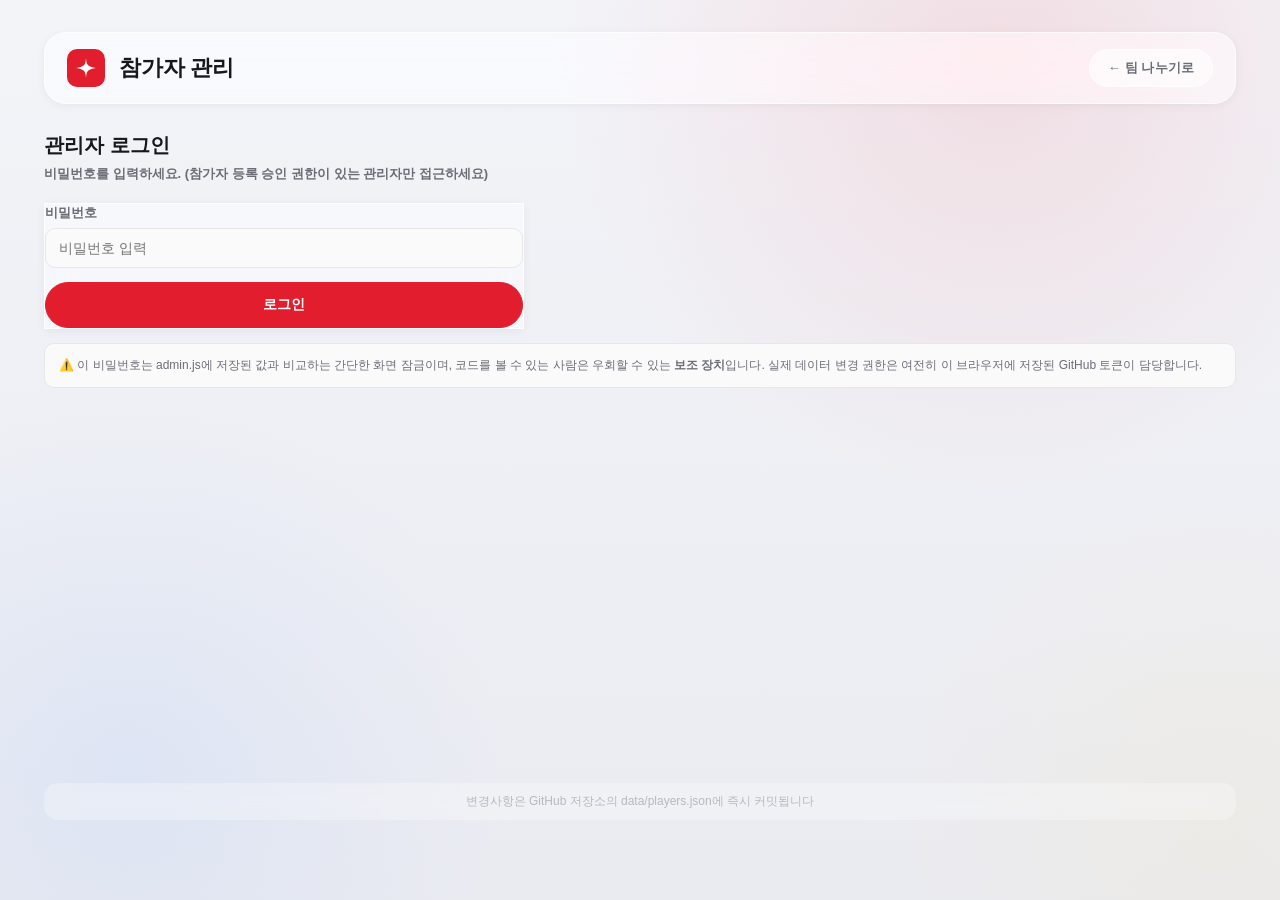
<file: admin.html>
<!DOCTYPE html>
<html lang="ko">
<head>
<meta charset="UTF-8" />
<meta name="viewport" content="width=device-width, initial-scale=1.0" />
<title>참가자 관리 · MatchSplit</title>
<link rel="icon" type="image/svg+xml" href="favicon.svg" />
<link rel="stylesheet" href="style.css" />
</head>
<body>

  <div class="app">

    <header class="app-header">
      <div class="logo-mark"><svg viewBox="0 0 24 24" width="20" height="20" fill="currentColor" aria-hidden="true"><path d="M12 0C12.6 7.7 13.4 10.6 24 12C13.4 13.4 12.6 16.3 12 24C11.4 16.3 10.6 13.4 0 12C10.6 10.6 11.4 7.7 12 0Z"/></svg></div>
      <h1>참가자 관리</h1>
      <a href="index.html" class="btn btn-ghost" style="text-decoration:none; padding:9px 18px; font-size:13px;">← 팀 나누기로</a>
    </header>

    <main id="admin-main">

      <!-- LOGIN PANEL -->
      <section id="loginPanel" class="hidden">
        <div class="screen-intro">
          <h2>관리자 로그인</h2>
          <p class="counter">비밀번호를 입력하세요. (참가자 등록 승인 권한이 있는 관리자만 접근하세요)</p>
        </div>
        <div class="admin-form">
          <label>
            <span>비밀번호</span>
            <input type="password" id="loginPassword" placeholder="비밀번호 입력" />
          </label>
          <button class="btn btn-primary" id="btnLogin">로그인</button>
        </div>
        <div id="loginError" class="load-error hidden"></div>
        <p class="hint-text" style="margin-top:14px;">
          ⚠️ 이 비밀번호는 admin.js에 저장된 값과 비교하는 간단한 화면 잠금이며,
          코드를 볼 수 있는 사람은 우회할 수 있는 <b>보조 장치</b>입니다.
          실제 데이터 변경 권한은 여전히 이 브라우저에 저장된 GitHub 토큰이 담당합니다.
        </p>
      </section>

      <!-- SETUP PANEL (first time / reconfigure) -->
      <section id="setupPanel" class="hidden">
        <div class="screen-intro">
          <h2>GitHub 저장소 연결</h2>
          <p class="counter">이 브라우저에 한 번만 연결 정보를 저장하면, 이후엔 편집 후 저장만 누르면 됩니다.</p>
        </div>

        <div class="admin-form">
          <label>
            <span>owner (사용자명 또는 조직명)</span>
            <input type="text" id="cfgOwner" placeholder="예: myGithubId" />
          </label>
          <label>
            <span>repo (저장소 이름)</span>
            <input type="text" id="cfgRepo" placeholder="예: team-splitter-site" />
          </label>
          <label>
            <span>branch</span>
            <input type="text" id="cfgBranch" placeholder="main" value="main" />
          </label>
          <label>
            <span>파일 경로</span>
            <input type="text" id="cfgPath" placeholder="data/players.json" value="data/players.json" />
          </label>
          <label>
            <span>Personal Access Token</span>
            <input type="password" id="cfgToken" placeholder="ghp_... 또는 github_pat_..." />
          </label>
          <p class="hint-text">
            토큰은 <strong>이 브라우저에만</strong> 저장되며 코드나 저장소에 올라가지 않습니다.
            GitHub → Settings → Developer settings → Fine-grained tokens 에서
            해당 저장소에 대해 <b>Contents: Read and write</b> 권한으로 발급하세요.
          </p>
          <button class="btn btn-primary" id="btnSaveConfig">연결하고 불러오기</button>
        </div>
      </section>

      <!-- EDITOR PANEL -->
      <section id="editorPanel" class="hidden">
        <div class="screen-intro" style="display:flex; justify-content:space-between; align-items:flex-end; gap:12px; flex-wrap:wrap;">
          <div>
            <h2>참가자 목록 편집</h2>
            <p class="counter" id="editorStatus">불러오는 중...</p>
          </div>
          <button class="mini-btn" id="btnReconfigure">저장소 설정 변경</button>
        </div>

        <div class="pending-section">
          <div class="screen-intro" style="display:flex; justify-content:space-between; align-items:flex-end; gap:12px; flex-wrap:wrap; margin-bottom:12px;">
            <div>
              <h2 style="font-size:16px;">등록 신청 대기 목록</h2>
              <p class="counter" id="pendingStatus">불러오는 중...</p>
            </div>
            <button class="mini-btn" id="btnRefreshPending">새로고침</button>
          </div>
          <div id="pendingList"></div>
        </div>

        <div class="admin-table-wrap">
          <div class="admin-table-head">
            <span>닉네임#태그</span>
            <span>실명</span>
            <span>최고티어</span>
            <span></span>
          </div>
          <div id="playerRows"></div>
        </div>

        <div class="nav-row" style="margin-top:16px;">
          <button class="btn btn-ghost" id="btnAddRow">+ 참가자 추가</button>
          <button class="btn btn-primary" id="btnSave">GitHub에 저장</button>
        </div>

        <div id="saveMsg" class="load-error hidden"></div>
      </section>

      <div id="adminError" class="load-error hidden"></div>

    </main>

    <footer class="app-footer">변경사항은 GitHub 저장소의 data/players.json에 즉시 커밋됩니다</footer>
  </div>

<script src="github-api.js"></script>
<script src="admin.js"></script>
</body>
</html>
</file>
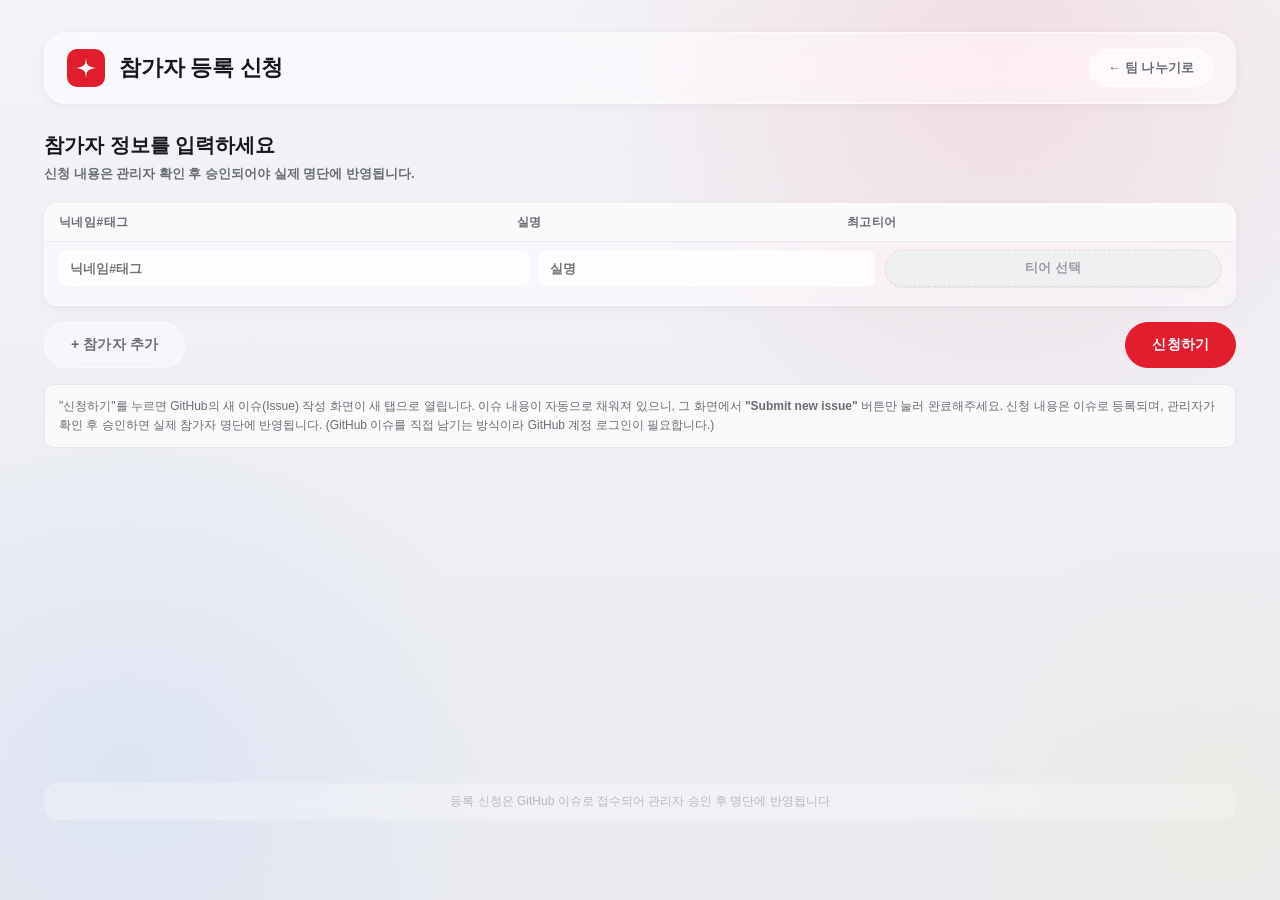
<file: register.html>
<!DOCTYPE html>
<html lang="ko">
<head>
<meta charset="UTF-8" />
<meta name="viewport" content="width=device-width, initial-scale=1.0" />
<title>참가자 등록 신청 · MatchSplit</title>
<link rel="icon" type="image/svg+xml" href="favicon.svg" />
<link rel="stylesheet" href="style.css" />
</head>
<body>

  <div class="app">

    <header class="app-header">
      <div class="logo-mark"><svg viewBox="0 0 24 24" width="20" height="20" fill="currentColor" aria-hidden="true"><path d="M12 0C12.6 7.7 13.4 10.6 24 12C13.4 13.4 12.6 16.3 12 24C11.4 16.3 10.6 13.4 0 12C10.6 10.6 11.4 7.7 12 0Z"/></svg></div>
      <h1>참가자 등록 신청</h1>
      <a href="index.html" class="btn btn-ghost" style="text-decoration:none; padding:9px 18px; font-size:13px;">← 팀 나누기로</a>
    </header>

    <main id="register-main">

      <section id="registerPanel">
        <div class="screen-intro">
          <h2>참가자 정보를 입력하세요</h2>
          <p class="counter">신청 내용은 관리자 확인 후 승인되어야 실제 명단에 반영됩니다.</p>
        </div>

        <div class="admin-table-wrap">
          <div class="admin-table-head">
            <span>닉네임#태그</span>
            <span>실명</span>
            <span>최고티어</span>
          </div>
          <div id="playerRows"></div>
        </div>

        <div class="nav-row" style="margin-top:16px;">
          <button class="btn btn-ghost" id="btnAddRow">+ 참가자 추가</button>
          <button class="btn btn-primary" id="btnSubmit">신청하기</button>
        </div>

        <div id="submitMsg" class="load-error hidden"></div>

        <p class="hint-text" style="margin-top:16px;">
          "신청하기"를 누르면 GitHub의 새 이슈(Issue) 작성 화면이 새 탭으로 열립니다.
          이슈 내용이 자동으로 채워져 있으니, 그 화면에서 <b>"Submit new issue"</b> 버튼만 눌러 완료해주세요.
          신청 내용은 이슈로 등록되며, 관리자가 확인 후 승인하면 실제 참가자 명단에 반영됩니다.
          (GitHub 이슈를 직접 남기는 방식이라 GitHub 계정 로그인이 필요합니다.)
        </p>
      </section>

    </main>

    <footer class="app-footer">등록 신청은 GitHub 이슈로 접수되어 관리자 승인 후 명단에 반영됩니다</footer>
  </div>

<script src="register.js"></script>
</body>
</html>
</file>
<file: style.css>
:root{
  --red: #E11D2E;
  --red-dark: #B3121F;
  --red-tint: #FDECEC;
  --ink: #17181C;
  --ink-soft: #6B6D76;
  --line: #E7E7EA;
  --bg: #FFFFFF;
  --bg-alt: #FAFAFB;
  --radius: 14px;
  --font-display: 'Space Grotesk', 'Pretendard', -apple-system, sans-serif;
  --font-body: 'Inter', 'Pretendard', -apple-system, sans-serif;
  --glass-bg: rgba(255,255,255,0.5);
  --glass-bg-strong: rgba(255,255,255,0.68);
  --glass-border: rgba(255,255,255,0.65);
  --glass-shadow: 0 2px 10px rgba(15,16,20,0.05);
  --glass-blur: blur(20px) saturate(180%);
}

@font-face{
  font-family:'Space Grotesk';
  src: local('Space Grotesk');
}

*{box-sizing:border-box;}

html,body{
  margin:0;
  padding:0;
  color:var(--ink);
  font-family:var(--font-body);
  -webkit-font-smoothing:antialiased;
  min-height:100%;
}
body{
  background:
    radial-gradient(760px circle at 78% 6%, rgba(225,29,46,0.10), transparent 58%),
    radial-gradient(680px circle at 10% 85%, rgba(99,158,255,0.10), transparent 55%),
    radial-gradient(600px circle at 95% 92%, rgba(255,214,92,0.08), transparent 55%),
    linear-gradient(180deg, #F3F4F8 0%, #EAEBF1 100%);
  background-attachment:fixed;
  min-height:100vh;
}

.app{
  max-width:1240px;
  margin:0 auto;
  padding:32px 24px 80px;
  min-height:100vh;
  display:flex;
  flex-direction:column;
}

/* HEADER */
.app-header{
  display:flex;
  align-items:center;
  gap:14px;
  flex-wrap:wrap;
  padding-bottom:24px;
  margin-bottom:28px;
  border-bottom:1px solid var(--line);
}
.logo-mark{
  width:38px;
  height:38px;
  border-radius:10px;
  background:var(--red);
  color:#fff;
  display:flex;
  align-items:center;
  justify-content:center;
  font-size:20px;
  font-family:var(--font-display);
}
.app-header h1{
  font-family:var(--font-display);
  font-size:22px;
  font-weight:700;
  margin:0;
  margin-right:auto;
  letter-spacing:-0.01em;
}
.step-track{
  display:flex;
  gap:6px;
}
.step{
  font-size:12px;
  font-weight:600;
  color:var(--ink-soft);
  padding:6px 12px;
  border-radius:999px;
  background:var(--bg-alt);
  border:1px solid var(--line);
  letter-spacing:0.02em;
  cursor:not-allowed;
  transition:background .15s, color .15s, border-color .15s;
}
.step.reachable{
  cursor:pointer;
}
.step.reachable:hover{
  border-color:#C9CACF;
  color:var(--ink);
}
.step.active{
  background:var(--red);
  color:#fff;
  border-color:var(--red);
}

/* MAIN */
main{flex:1;}
.screen{animation:fade .25s ease;}
.hidden{display:none !important;}
@keyframes fade{from{opacity:0; transform:translateY(6px);} to{opacity:1; transform:translateY(0);}}

.screen-intro{margin-bottom:20px;}
.screen-intro h2{
  font-family:var(--font-display);
  font-size:20px;
  margin:0 0 6px;
}
.counter{
  margin:0;
  font-size:13px;
  color:var(--ink-soft);
  font-weight:600;
}

/* PLAYER GRID */
.player-grid{
  display:flex;
  flex-wrap:wrap;
  justify-content:center;
  gap:10px;
  margin-bottom:28px;
}

.player-card{
  display:flex;
  align-items:center;
  gap:12px;
  padding:16px 18px;
  border:1.5px solid var(--line);
  border-radius:var(--radius);
  background:var(--bg-alt);
  cursor:pointer;
  transition:border-color .15s, background .15s, transform .1s;
  user-select:none;
  flex:0 0 auto;
  width:calc(25% - 7.5px);
  max-width:100%;
  min-height:56px;
  box-sizing:border-box;
}
@media (max-width:900px){
  .player-card{width:calc(33.333% - 6.7px);}
}
@media (max-width:640px){
  .player-card{width:calc(50% - 5px);}
}
.player-card:hover{border-color:#D8D9DE;}
.player-card.checked{
  border-color:var(--red);
  background:var(--red-tint);
}
.player-card.disabled{
  opacity:0.35;
  cursor:not-allowed;
}
.checkbox{
  width:18px;
  height:18px;
  min-width:18px;
  border-radius:5px;
  border:1.5px solid #C9CACF;
  background:#fff;
  display:flex;
  align-items:center;
  justify-content:center;
  transition:all .15s;
  flex-shrink:0;
}
.player-card.checked .checkbox{
  background:var(--red);
  border-color:var(--red);
}
.checkbox svg{opacity:0; transform:scale(0.6); transition:all .15s;}
.player-card.checked .checkbox svg{opacity:1; transform:scale(1);}
.player-name{
  font-size:14px;
  font-weight:600;
  white-space:normal;
  word-break:keep-all;
  overflow-wrap:break-word;
  line-height:1.4;
  flex-wrap:wrap;
  row-gap:4px;
}

/* NAV */
.nav-row{
  display:flex;
  justify-content:space-between;
  gap:12px;
  margin-top:8px;
}
.nav-row-left{
  justify-content:flex-start;
}
.nav-row-right{
  justify-content:flex-end;
}
.btn{
  font-family:var(--font-body);
  font-size:14px;
  font-weight:700;
  padding:13px 26px;
  border-radius:999px;
  border:none;
  cursor:pointer;
  transition:transform .1s, opacity .15s, background .15s;
  letter-spacing:0.01em;
}
.btn:active{transform:scale(0.97);}
.btn-primary{
  background:var(--red);
  color:#fff;
}
.btn-primary:hover:not(:disabled){background:var(--red-dark);}
.btn-primary:disabled{
  background:#F0B7BC;
  cursor:not-allowed;
}
.btn-ghost{
  background:transparent;
  color:var(--ink-soft);
  border:1.5px solid var(--line);
}
.btn-ghost:hover:not(:disabled){border-color:#C9CACF; color:var(--ink);}
.btn-ghost:disabled{opacity:0.4; cursor:not-allowed;}

/* TEAM ASSIGN SCREEN & AVG BOX */
.team-columns{
  display:grid;
  grid-template-columns:1fr auto 1fr;
  gap:12px;
  margin-bottom:18px;
  align-items: stretch;
}
@media (max-width:640px){
  .team-columns{grid-template-columns:1fr;}
}
.team-col{
  border:1.5px solid var(--line);
  border-radius:var(--radius);
  padding:16px;
  min-height:170px;
  background:var(--bg-alt);
  display: flex;
  flex-direction: column;
}
.team-title{
  font-family:var(--font-display);
  font-size:13px;
  font-weight:700;
  letter-spacing:0.08em;
  margin-bottom:12px;
  display:inline-block;
  padding:4px 10px;
  border-radius:6px;
  align-self: flex-start;
}
.team-title.team-1{background:var(--red-tint); color:var(--red-dark);}
.team-title.team-2{background:#EFEFF2; color:var(--ink);}
.team-list{display:flex; flex-direction:column; gap:8px; flex: 1;}
.t-team-name-row{
  display:flex;
  align-items:center;
  gap:6px;
  margin-bottom:12px;
}
.t-team-name-row .team-title{
  margin-bottom:0;
}
.t-team-name-input{
  font-family:var(--font-display);
  font-size:13px;
  font-weight:700;
  letter-spacing:0.08em;
  padding:4px 10px;
  border-radius:6px;
  border:1.5px solid var(--red);
  background:var(--bg-alt);
  color:var(--ink);
  max-width:140px;
  min-width:0;
}
.t-team-name-input:focus{
  outline:none;
  box-shadow:0 0 0 2px rgba(225,29,46,0.15);
}
.t-team-name-edit-btn,
.t-team-name-save-btn{
  flex:none;
  width:22px;
  height:22px;
  padding:0;
  border-radius:6px;
  border:1px solid var(--line);
  background:var(--bg);
  color:var(--ink-soft);
  font-size:12px;
  line-height:1;
  cursor:pointer;
  display:inline-flex;
  align-items:center;
  justify-content:center;
}
.t-team-name-edit-btn:hover{
  border-color:#C9CACF;
  color:var(--ink);
}
.t-team-name-save-btn{
  border-color:var(--red);
  color:var(--red);
  font-weight:700;
}
.t-team-name-save-btn:hover{
  background:var(--red-tint);
}

.adv-col {
  display: flex;
  align-items: center;
  justify-content: center;
}
.adv-box {
  background: var(--bg-alt);
  border: 1.5px solid var(--line);
  border-radius: var(--radius);
  padding: 20px 10px;
  text-align: center;
  font-family: var(--font-display);
  font-size: 12px;
  font-weight: 700;
  color: var(--ink);
  min-width: 65px;
  display: flex;
  flex-direction: column;
  gap: 6px;
}
.adv-box span.diff {
  color: var(--red);
  font-size: 13px;
  white-space: nowrap;
}
.team-avg {
  margin-top: 12px;
  padding-top: 12px;
  border-top: 1.5px dashed var(--line);
  font-family: var(--font-display);
  font-weight: 700;
  font-size: 13px;
  color: var(--ink-soft);
  display: flex;
  justify-content: center;
  align-items: center;
  gap: 4.5px;
}
.team-avg .tier-badge {
  margin-left: 0;
}

.tag-chip{
  display:flex;
  align-items:center;
  justify-content:space-between;
  gap:8px;
  padding:9px 12px;
  border-radius:10px;
  background:#fff;
  border:1px solid var(--line);
  font-size:13px;
  font-weight:600;
}
.tag-chip button.remove-btn{
  border:none;
  background:none;
  color:var(--ink-soft);
  cursor:pointer;
  font-size:15px;
  line-height:1;
  padding:2px 4px;
}
.tag-chip button.remove-btn:hover{color:var(--red);}

.t-view-chip{
  display:flex;
  align-items:center;
  padding:10px 12px;
  border-radius:12px;
}
.t-cap-mark{
  font-size:11px;
  font-weight:700;
  color:var(--red);
  background:var(--red-tint);
  padding:3px 8px;
  border-radius:6px;
  white-space:nowrap;
}

.unassigned-wrap{margin-bottom:20px;}
.unassigned-label{
  font-size:12px;
  font-weight:700;
  color:var(--ink-soft);
  text-transform:uppercase;
  letter-spacing:0.06em;
  margin-bottom:10px;
}
.unassigned-list{
  display:flex;
  flex-wrap:wrap;
  gap:8px;
}
.unassigned-chip{
  display:flex;
  align-items:center;
  gap:6px;
  padding:8px 12px;
  border-radius:999px;
  background:var(--bg-alt);
  border:1.5px solid var(--line);
  font-size:13px;
  font-weight:600;
}
.mini-btn{
  border:1px solid var(--line);
  background:#fff;
  border-radius:6px;
  font-size:11px;
  font-weight:700;
  padding:3px 7px;
  cursor:pointer;
  color:var(--ink-soft);
}
.mini-btn:hover{border-color:var(--red); color:var(--red);}
.mini-btn.active-1{background:var(--red-tint); border-color:var(--red); color:var(--red-dark);}
.mini-btn.active-2{background:#EFEFF2; border-color:#999; color:var(--ink);}

/* RESULT SCREEN */
.result-columns{
  display:grid;
  grid-template-columns:1fr 1fr;
  gap:16px;
  margin-bottom:24px;
}
@media (max-width:640px){
  .result-columns{grid-template-columns:1fr;}
}
.result-col{
  border:1.5px solid var(--line);
  border-radius:var(--radius);
  padding:18px;
  background:var(--bg-alt);
  text-align:center;
}
.side-badge{
  font-family:var(--font-display);
  font-size:22px;
  font-weight:700;
  margin:10px 0 16px;
  padding:10px;
  border-radius:10px;
  background:#F0F0F2;
  color:var(--ink-soft);
  transition:all .2s;
}
.side-badge.attack{background:var(--red); color:#fff;}
.side-badge.defense{background:#1B1C20; color:#fff;}
.result-col .team-list{text-align:left;}

/* GAME SETUP SCREEN */
.bo-select{
  display:flex;
  gap:10px;
  margin-bottom:24px;
  flex-wrap:wrap;
}
.bo-btn{
  flex:1;
  min-width:100px;
  padding:14px;
  border-radius:var(--radius);
  border:1.5px solid var(--line);
  background:#fff;
  font-family:var(--font-display);
  font-size:15px;
  font-weight:700;
  color:var(--ink-soft);
  cursor:pointer;
  transition:all .12s;
}
.bo-btn:hover{border-color:var(--red); color:var(--red);}
.bo-btn.active{
  background:var(--red);
  border-color:var(--red);
  color:#fff;
}

.map-picker-wrap{margin-bottom:24px;}
.map-picker-columns{
  display:grid;
  grid-template-columns:1fr 1fr;
  gap:16px;
  margin-bottom:16px;
}
@media (max-width:640px){
  .map-picker-columns{grid-template-columns:1fr;}
}
.map-picker-col{
  border:1.5px solid var(--line);
  border-radius:var(--radius);
  padding:16px;
  background:var(--bg-alt);
}
.map-pick-count{
  font-size:12px;
  font-weight:600;
  color:var(--ink-soft);
  margin:0 0 12px;
}
.map-grid{
  display:grid;
  grid-template-columns:repeat(3, 1fr);
  gap:8px;
}
@media (max-width:480px){
  .map-grid{grid-template-columns:repeat(2, 1fr);}
}
.map-chip{
  padding:10px 6px;
  border-radius:8px;
  border:1.5px solid var(--line);
  background:#fff;
  font-size:12px;
  font-weight:600;
  color:var(--ink);
  cursor:pointer;
  transition:all .12s;
}
.map-chip:hover:not(:disabled){border-color:var(--red);}
.map-chip.active{
  background:var(--red);
  border-color:var(--red);
  color:#fff;
}
.map-chip:disabled{opacity:0.35; cursor:not-allowed;}

.map-result-wrap{margin-bottom:20px;}
.t-add-map-result-list{margin-top:18px;}
.map-result-list{
  display:flex;
  flex-direction:column;
  gap:8px;
  margin-bottom:16px;
}
.map-result-item{
  display:flex;
  align-items:center;
  gap:12px;
  padding:10px 14px;
  border-radius:10px;
  border:1px solid var(--line);
  background:#fff;
  font-size:13px;
}
.map-result-game{
  font-family:var(--font-display);
  font-weight:700;
  color:var(--ink-soft);
  min-width:48px;
}
.map-result-name{
  flex:1;
  font-weight:700;
}
.map-result-badge{
  font-size:11px;
  font-weight:700;
  padding:4px 10px;
  border-radius:999px;
  white-space:nowrap;
}
.map-result-badge-team1{background:var(--red-tint); color:var(--red-dark);}
.map-result-badge-team2{background:#EFEFF2; color:var(--ink);}
.map-result-badge-common{background:#FFF6DD; color:#8A6A00;}
.map-result-badge-spin{background:#F0F0F2; color:var(--ink-soft);}

.map-side-pills{
  display:flex;
  gap:6px;
  margin-left:auto;
}
.map-side-pill{
  font-size:10px;
  font-weight:700;
  padding:3px 8px;
  border-radius:999px;
  background:#F0F0F2;
  color:var(--ink-soft);
  white-space:nowrap;
}
.map-side-pill.attack{background:var(--red); color:#fff;}
.map-side-pill.defense{background:#1B1C20; color:#fff;}

.map-result-item.spinning{
  background:var(--bg-alt);
  border-color:var(--red);
  overflow:hidden;
}
.map-result-item.spinning .map-result-name{
  animation:mapRoulette .12s linear infinite;
  color:var(--red);
}
@keyframes mapRoulette{
  0%{transform:translateY(-3px); opacity:0.5;}
  50%{transform:translateY(0); opacity:1;}
  100%{transform:translateY(3px); opacity:0.5;}
}
.map-result-item.revealed{
  border:none;
  color:#fff;
  min-height:56px;
}
.map-result-item.revealed .map-result-game{color:rgba(255,255,255,0.78);}
.map-result-item.revealed .map-result-name{color:#fff; text-shadow:0 1px 3px rgba(0,0,0,0.35);}
.map-result-item.revealed .map-side-pill:not(.attack):not(.defense){background:rgba(255,255,255,0.16); color:#fff;}
.map-result-item.reveal-pop{
  animation:mapRevealPop .32s cubic-bezier(.34,1.56,.64,1);
}
@keyframes mapRevealPop{
  0%{transform:scale(0.9); opacity:0.3;}
  60%{transform:scale(1.03); opacity:1;}
  100%{transform:scale(1); opacity:1;}
}

.t-map-box-wrap{
  border-radius:10px;
  overflow:hidden;
}
.t-map-box{
  cursor:pointer;
  margin-bottom:0;
  transition:filter .15s ease;
}
.t-map-box:hover{filter:brightness(1.05);}
.t-map-box-wrap.expanded .t-map-box{
  border-radius:10px 10px 0 0;
}
.map-set-winner-pill{
  font-size:10px;
  font-weight:800;
  padding:3px 9px;
  border-radius:999px;
  background:linear-gradient(135deg,#FFE58A,#FFC93C);
  color:#5C4300;
  white-space:nowrap;
  box-shadow:0 1px 3px rgba(0,0,0,0.22), inset 0 1px 0 rgba(255,255,255,0.5);
}
.t-set-kda-panel{
  border:1px solid var(--line);
  border-top:none;
  border-radius:0 0 10px 10px;
  padding:14px;
  background:var(--bg);
  overflow:hidden;
}
.t-set-kda-panel.slide-in{
  animation:tSetPanelSlide .28s cubic-bezier(.2,.7,.3,1);
}
@keyframes tSetPanelSlide{
  0%{opacity:0; max-height:0; padding-top:0; padding-bottom:0; transform:translateY(-10px);}
  100%{opacity:1; max-height:600px; padding-top:14px; padding-bottom:14px; transform:translateY(0);}
}
.t-set-winner-btn{ min-width:100px; }

.side-result-item{
  border:none;
  cursor:pointer;
  font-family:var(--font-display);
}
.side-result-item:hover{opacity:0.9;}

.side-result-setup{
  display:grid;
  grid-template-columns:1fr 1fr;
  gap:12px;
  margin-top:16px;
}
@media (max-width:640px){
  .side-result-setup{grid-template-columns:1fr;}
}
.side-result-item{
  text-align:center;
  font-family:var(--font-display);
  font-weight:700;
  font-size:14px;
  padding:12px;
  border-radius:10px;
  background:#F0F0F2;
  color:var(--ink-soft);
}
.side-result-item.attack{background:var(--red); color:#fff;}
.side-result-item.defense{background:#1B1C20; color:#fff;}

.final-result-capture{
  background:#fff;
  padding:4px;
}

/* PNG EXPORT POSTER (오프스크린 캡처 전용, 사이트에는 표시되지 않음) */
.png-poster{
  width:1000px;
  background:#fff;
  padding:44px;
  box-sizing:border-box;
  font-family:var(--font-body);
  color:var(--ink);
}
.png-header{
  display:flex;
  justify-content:space-between;
  align-items:center;
  padding-bottom:20px;
  margin-bottom:32px;
  border-bottom:2px solid var(--ink);
}
.png-logo{
  font-family:var(--font-display);
  font-size:24px;
  font-weight:800;
  letter-spacing:-0.02em;
  display:flex;
  align-items:center;
  gap:8px;
}
.png-logo-mark{
  width:30px;
  height:30px;
  border-radius:8px;
  background:var(--red);
  color:#fff;
  display:inline-flex;
  align-items:center;
  justify-content:center;
  font-size:16px;
}
.png-date{
  font-size:13px;
  font-weight:700;
  color:var(--ink-soft);
  letter-spacing:0.03em;
}
.png-body{
  display:grid;
  grid-template-columns:0.85fr 1.1fr 0.85fr;
  gap:20px;
  align-items:start;
}
.png-team{
  border-radius:16px;
  padding:20px 18px;
  background:var(--bg-alt);
  border:1.5px solid var(--line);
}
.png-team-title{
  font-family:var(--font-display);
  font-weight:800;
  font-size:15px;
  letter-spacing:0.08em;
  margin-bottom:10px;
  color:#000000;
}
.png-team-side{
  display:inline-block;
  font-family:var(--font-display);
  font-weight:700;
  font-size:12px;
  padding:5px 12px;
  border-radius:999px;
  margin-bottom:16px;
  background:#F0F0F2;
  color:var(--ink-soft);
}
.png-team-side.attack{background:var(--red); color:#fff;}
.png-team-side.defense{background:#1B1C20; color:#fff;}
.png-player-list{
  display:flex;
  flex-direction:column;
  gap:8px;
}
.png-player-item{
  display:flex;
  align-items:baseline;
  gap:5px;
  font-size:14px;
  background:#fff;
  border:1px solid var(--line);
  border-radius:9px;
  padding:9px 11px;
}
.png-player-name{
  font-weight:800;
  color:var(--ink);
}
.png-player-tag{
  font-weight:600;
  font-size:11px;
  color:#B3B4BC;
}
.png-player-cap{
  font-size:10px;
  font-weight:800;
  background:var(--red);
  color:#fff;
  border-radius:4px;
  padding:1px 5px;
  line-height:1.4;
}
.png-maps{
  display:flex;
  flex-direction:column;
  gap:10px;
}
.png-map-card{
  border-radius:14px;
  padding:14px 18px;
  color:#fff;
  position:relative;
  box-shadow:0 6px 14px rgba(20,20,25,0.18);
}
.png-map-set{
  font-family:var(--font-display);
  font-size:10px;
  font-weight:800;
  letter-spacing:0.14em;
  opacity:0.85;
}
.png-map-name{
  font-family:var(--font-display);
  font-size:19px;
  font-weight:800;
  margin:3px 0 9px;
  letter-spacing:-0.01em;
}
.png-map-source{
  display:inline-block;
  font-size:10px;
  font-weight:800;
  letter-spacing:0.03em;
  padding:3px 10px;
  border-radius:999px;
  background:rgba(255,255,255,0.28);
}
.png-map-sides{
  display:flex;
  gap:8px;
  margin-top:9px;
  font-size:10px;
  font-weight:700;
  letter-spacing:0.02em;
  opacity:0.9;
}
.png-footer{
  margin-top:32px;
  text-align:center;
  font-family:var(--font-display);
  font-size:11px;
  font-weight:700;
  color:var(--ink-soft);
  letter-spacing:0.1em;
}

.load-error{
  margin-top:24px;
  padding:16px;
  border-radius:10px;
  background:#FFF4F4;
  border:1px solid #F5C6CA;
  color:var(--red-dark);
  font-size:13px;
  line-height:1.6;
}

.app-footer{
  text-align:center;
  font-size:12px;
  color:#B7B8BF;
  margin-top:48px;
}

/* ---------------- ADMIN PAGE ---------------- */
.admin-form{
  display:flex;
  flex-direction:column;
  gap:14px;
  max-width:480px;
}
.admin-form label{
  display:flex;
  flex-direction:column;
  gap:6px;
  font-size:13px;
  font-weight:700;
  color:var(--ink-soft);
}
.admin-form input{
  font-family:var(--font-body);
  font-size:14px;
  font-weight:500;
  color:var(--ink);
  padding:11px 13px;
  border-radius:10px;
  border:1.5px solid var(--line);
  background:var(--bg-alt);
  outline:none;
  transition:border-color .15s;
}
.admin-form input:focus{border-color:var(--red);}
.hint-text{
  font-size:12px;
  color:var(--ink-soft);
  line-height:1.6;
  background:var(--bg-alt);
  border:1px solid var(--line);
  border-radius:10px;
  padding:12px 14px;
}

.admin-table-wrap{
  border:1.5px solid var(--line);
  border-radius:var(--radius);
  overflow:hidden;
}
.admin-table-head{
  display:grid;
  grid-template-columns:1.4fr 1fr 1fr 44px;
  gap:10px;
  padding:10px 14px;
  background:var(--bg-alt);
  border-bottom:1px solid var(--line);
  font-size:12px;
  font-weight:700;
  color:var(--ink-soft);
  text-transform:uppercase;
  letter-spacing:0.04em;
}
.admin-row{
  display:grid;
  grid-template-columns:1.4fr 1fr 1fr 44px;
  gap:10px;
  padding:8px 14px;
  border-bottom:1px solid var(--line);
  align-items:center;
}
.admin-row:last-child{border-bottom:none;}
.admin-row input,
.admin-row select{
  width:100%;
  font-family:var(--font-body);
  font-size:13px;
  font-weight:600;
  padding:9px 10px;
  border-radius:8px;
  border:1.5px solid transparent;
  background:var(--bg-alt);
  outline:none;
  transition:border-color .15s, background .15s;
}
.admin-row input:focus,
.admin-row select:focus{
  border-color:var(--red);
  background:#fff;
}
.admin-row select{cursor:pointer;}
.row-delete{
  width:32px;
  height:32px;
  border-radius:8px;
  border:1.5px solid var(--line);
  background:#fff;
  color:var(--ink-soft);
  font-size:14px;
  cursor:pointer;
  justify-self:center;
}
.row-delete:hover{border-color:var(--red); color:var(--red);}

.admin-table-head.no-delete,
.admin-row.no-delete{
  grid-template-columns:1.4fr 1fr 1fr;
}
@media (max-width:640px){
  .admin-row.no-delete{grid-template-columns:1fr 1fr;}
}

/* ---- PENDING REGISTRATION APPROVAL LIST ---- */
.pending-section{margin-bottom:28px;}
.pending-empty{
  padding:20px;
  text-align:center;
  font-size:13px;
  color:var(--ink-soft);
  border:1.5px dashed var(--line);
  border-radius:var(--radius);
}
.pending-card{
  border:1.5px solid var(--line);
  border-radius:var(--radius);
  padding:14px 16px;
  margin-bottom:10px;
  background:var(--bg-alt);
}
.pending-card-head{
  display:flex;
  justify-content:space-between;
  align-items:center;
  gap:10px;
  margin-bottom:10px;
}
.pending-card-title{
  font-family:var(--font-display);
  font-weight:700;
  font-size:13px;
}
.pending-card-time{
  font-size:11px;
  color:var(--ink-soft);
}
.pending-player-row{
  display:flex;
  align-items:center;
  gap:10px;
  flex-wrap:wrap;
  font-size:13px;
  padding:6px 0;
  border-top:1px dashed var(--line);
}
.pending-player-row:first-of-type{border-top:none;}
.pending-player-row .p-tag{font-weight:700;}
.pending-player-row .p-name{color:var(--ink-soft);}
.pending-card-actions{
  display:flex;
  gap:8px;
  margin-top:12px;
}
.btn-approve{
  background:#1E7A32; color:#fff; border:none; border-radius:999px;
  padding:8px 16px; font-size:12.5px; font-weight:700; cursor:pointer;
}
.btn-approve:hover{background:#175E27;}
.btn-approve:disabled{opacity:0.5; cursor:not-allowed;}
.btn-reject{
  background:transparent; color:var(--red-dark); border:1.5px solid #F0B7BC; border-radius:999px;
  padding:8px 16px; font-size:12.5px; font-weight:700; cursor:pointer;
}
.btn-reject:hover{background:var(--red-tint);}
.btn-reject:disabled{opacity:0.5; cursor:not-allowed;}

/* ---- TEMP (ONE-OFF) PARTICIPANT ADD ---- */
.temp-add-wrap{margin-bottom:24px;}
.temp-add-row{
  display:flex;
  align-items:center;
  gap:8px;
  flex-wrap:wrap;
}
.temp-add-links{
  display:flex;
  align-items:center;
  gap:8px;
  margin-left:auto;
  flex-wrap:wrap;
}
.temp-add-panel{
  margin-top:12px;
  padding:14px;
  border:1.5px dashed var(--line);
  border-radius:var(--radius);
  background:var(--bg-alt);
}
.temp-add-fields{
  display:grid;
  grid-template-columns:1.4fr 1fr 1fr auto;
  gap:8px;
}
@media (max-width:640px){
  .temp-add-fields{grid-template-columns:1fr 1fr;}
}
.temp-add-fields input,
.temp-add-fields select{
  font-family:var(--font-body);
  font-size:13px;
  font-weight:600;
  padding:9px 10px;
  border-radius:8px;
  border:1.5px solid var(--line);
  background:#fff;
  outline:none;
}
.temp-add-fields input:focus,
.temp-add-fields select:focus{border-color:var(--red);}
.temp-add-fields .btn{padding:9px 18px; font-size:13px;}
.player-card.temp-player{border-style:dashed;}
.temp-badge{
  font-size:9px;
  font-weight:800;
  color:var(--red-dark);
  background:var(--red-tint);
  border-radius:6px;
  padding:1px 5px;
  margin-left:4px;
  vertical-align:middle;
}

/* ---- custom tier picker (inline expanding panel) ---- */
.tier-trigger{
  width:100%;
  font-family:var(--font-display);
  font-size:12.5px;
  font-weight:700;
  letter-spacing:0.02em;
  padding:9px 10px;
  border-radius:999px;
  border:none;
  cursor:pointer;
  text-align:center;
  box-shadow:inset 0 1px 0 rgba(255,255,255,0.35), 0 1px 2px rgba(20,20,25,0.08);
  transition:transform .1s, filter .15s;
}
.tier-trigger:hover{filter:brightness(1.06);}
.tier-trigger:active{transform:scale(0.97);}

.tier-panel{
  grid-column:3;
  max-height:0;
  overflow:hidden;
  transition:max-height .32s cubic-bezier(.4,0,.2,1);
}
.tier-panel.open{
  max-height:640px;
}
.tier-panel-inner{
  display:flex;
  flex-direction:column;
  gap:6px;
  width:100%;
  background:var(--bg-alt);
  border:1.5px solid var(--line);
  border-radius:12px;
  padding:8px;
  margin:8px 0 4px;
  opacity:0;
  transform:translateY(-6px);
  transition:opacity .22s ease, transform .22s ease;
}
.tier-panel.open .tier-panel-inner{
  opacity:1;
  transform:translateY(0);
}
.tier-group {
  display: flex;
  flex-direction: row;
  align-items: center;
  gap: 8px;
}
.tier-group-radiant {
  border-top: 1px solid var(--line);
  padding-top: 8px;
  margin-top: 2px;
  display: block;
}
.tier-chip {
  display: inline-flex;
  align-items: center;
  justify-content: center;
  width: 85px;
  flex-shrink: 0;
  font-family: var(--font-display);
  font-size: 11.5px;
  font-weight: 700;
  padding: 6px 10px;
  border-radius: 999px;
  letter-spacing: 0.02em;
  box-shadow: inset 0 1px 0 rgba(255,255,255,0.35), 0 1px 2px rgba(20,20,25,0.08);
}
.tier-group-radiant .tier-chip {
  width: 100%;
}
.tier-chip-btn{
  border:none;
  cursor:pointer;
  transition:transform .1s, filter .15s;
}
.tier-chip-btn:hover{filter:brightness(1.06);}
.tier-chip-btn.active{box-shadow:inset 0 1px 0 rgba(255,255,255,0.35), 0 0 0 2px var(--ink);}
.tier-nums {
  display: flex;
  gap: 4px;
  flex: 1;
}
.tier-num-btn{
  flex:1;
  height:26px;
  border-radius:8px;
  border:1.5px solid var(--line);
  background:#fff;
  font-size:12px;
  font-weight:700;
  color:var(--ink-soft);
  cursor:pointer;
  transition:all .12s;
}
.tier-num-btn:hover{border-color:var(--red); color:var(--red);}
.tier-num-btn.active{
  background:var(--ink);
  border-color:var(--ink);
  color:#fff;
}

@media (max-width:640px){
  .admin-table-head{display:none;}
  .admin-row{grid-template-columns:1fr 1fr; row-gap:8px;}
  .tier-trigger{grid-column:span 2;}
  .tier-panel{grid-column:span 2;}
  .row-delete{grid-column:span 2; justify-self:end; width:auto; padding:6px 12px;}
}

/* ---- TIER BADGE (알약 디자인) ---- */
.tier-badge {
  display: inline-flex;
  align-items: center;
  justify-content: center;
  min-width: 22px;
  height: 18px;
  padding: 0 5px;
  border-radius: 999px;
  font-family: var(--font-display);
  font-size: 10px;
  font-weight: 700;
  letter-spacing: 0.04em;
  margin-left: 6px;
  box-shadow: inset 0 1px 0 rgba(255,255,255,0.35), 0 1px 2px rgba(20,20,25,0.1);
  vertical-align: middle;
}

.player-name, .chip-top span {
  display: flex;
  align-items: center;
}

/* ---- SEARCH BAR ---- */
.search-container {
  position: relative;
  width: 100%;
  max-width: 480px;
  margin: 0 auto 28px auto;
}
.player-search-input {
  width: 100%;
  padding: 16px 24px;
  font-family: var(--font-body);
  font-size: 15px;
  font-weight: 600;
  color: var(--ink);
  background: var(--bg-alt);
  border: 2px solid var(--line);
  border-radius: 999px;
  outline: none;
  transition: border-color 0.2s, box-shadow 0.2s, background 0.2s;
}
.player-search-input:focus {
  background: var(--bg);
  border-color: var(--red);
  box-shadow: 0 0 0 4px var(--red-tint);
}
.player-search-input::placeholder {
  color: #A0A1AB;
  font-weight: 500;
}

.search-dropdown {
  position: absolute;
  top: calc(100% + 8px);
  left: 0;
  width: 100%;
  background: var(--bg);
  border: 1.5px solid var(--line);
  border-radius: 16px;
  box-shadow: 0 10px 24px rgba(20, 20, 25, 0.08);
  max-height: 280px;
  overflow-y: auto;
  z-index: 100;
  padding: 6px;
}
.dropdown-empty {
  padding: 16px;
  text-align: center;
  font-size: 13px;
  color: var(--ink-soft);
}
.dropdown-item {
  display: flex;
  align-items: center;
  gap: 8px;
  padding: 10px 14px;
  border-radius: 10px;
  cursor: pointer;
  transition: background 0.1s;
}
.dropdown-item:hover {
  background: var(--bg-alt);
}
.dropdown-item.selected {
  background: var(--red-tint);
}
.dropdown-tag {
  font-weight: 600;
  font-size: 14px;
  color: var(--ink);
}
.dropdown-name {
  font-size: 12px;
  color: var(--ink-soft);
  margin-left: auto;
}
.dropdown-check {
  color: var(--red);
  font-size: 12px;
  font-weight: 700;
  margin-left: 8px;
}

/* ---- SORT CONTROLS ---- */
.sort-controls {
  display: flex;
  gap: 8px;
  margin-bottom: 12px;
}
.sort-controls .mini-btn {
  padding: 6px 12px;
  font-size: 12px;
}

/* ---- GROUP & CAPTAIN CHIP STYLES ---- */
.unassigned-chip.has-group, .tag-chip.has-group {
  display: flex;
  flex-direction: column;
  align-items: stretch;
  gap: 8px;
  padding: 10px 12px;
  border-radius: 12px;
}
.chip-top {
  display: flex;
  align-items: center;
  justify-content: space-between;
  width: 100%;
  gap: 8px;
}
.chip-bottom {
  display: flex;
  align-items: center;
  justify-content: space-between;
  width: 100%;
}
.team-btns {
  display: flex;
  gap: 4px;
}
.group-controls {
  display: flex;
  align-items: center;
  gap: 6px;
  background: #F0F0F2;
  padding: 4px 8px;
  border-radius: 6px;
}
.group-label {
  font-size: 11px;
  font-weight: 700;
  color: var(--ink-soft);
}
.group-btn {
  width: 20px;
  height: 20px;
  border-radius: 4px;
  border: 1px solid #C9CACF;
  background: #fff;
  font-size: 10px;
  font-weight: 700;
  color: var(--ink-soft);
  cursor: pointer;
  display: flex;
  align-items: center;
  justify-content: center;
  padding: 0;
  transition: all 0.15s;
}
.group-btn:hover {
  border-color: var(--red);
  color: var(--red);
}
.group-btn.active {
  background: var(--red-tint);
  border-color: var(--red);
  color: var(--red-dark);
}

.cap-btn {
  border: 1.5px solid var(--line);
  background: #fff;
  border-radius: 6px;
  font-size: 11px;
  font-weight: 700;
  padding: 4px 10px;
  cursor: pointer;
  color: var(--ink-soft);
  transition: all 0.15s;
}
.cap-btn:hover:not(:disabled) {
  border-color: #F7D573;
  color: #DDAA2A;
}
.cap-btn.active {
  background: #FFF9E6;
  border-color: #F7D573;
  color: #DDAA2A;
}
.cap-btn:disabled {
  opacity: 0.4;
  cursor: not-allowed;
}

/* ---- TEAM AUTO-BALANCE OVERLAY (frosted glass) ---- */
.balance-overlay{
  position:fixed;
  inset:0;
  background:rgba(23,24,28,0.38);
  backdrop-filter:blur(22px) saturate(160%);
  -webkit-backdrop-filter:blur(22px) saturate(160%);
  display:flex;
  align-items:center;
  justify-content:center;
  padding:24px;
  z-index:200;
  animation:balanceFadeIn .18s ease-out;
}
.balance-overlay.hidden{display:none;}
@keyframes balanceFadeIn{
  from{opacity:0;}
  to{opacity:1;}
}
.balance-overlay-inner{
  position:relative;
  background:rgba(255,255,255,0.62);
  backdrop-filter:blur(30px) saturate(180%);
  -webkit-backdrop-filter:blur(30px) saturate(180%);
  border:1px solid rgba(255,255,255,0.55);
  border-radius:22px;
  max-width:1320px;
  width:96vw;
  max-height:88vh;
  overflow-y:auto;
  padding:28px 32px 24px;
  box-shadow:0 24px 70px rgba(15,16,20,0.28), inset 0 1px 0 rgba(255,255,255,0.6);
  animation:balanceRiseIn .22s cubic-bezier(.2,.8,.2,1);
}
@keyframes balanceRiseIn{
  from{opacity:0; transform:translateY(10px) scale(0.98);}
  to{opacity:1; transform:translateY(0) scale(1);}
}
.balance-overlay-head{
  display:flex;
  align-items:center;
  justify-content:space-between;
  gap:12px;
}
.balance-overlay-head h3{
  font-family:var(--font-display);
  font-size:19px;
  font-weight:700;
  letter-spacing:-0.01em;
  margin:0;
  color:var(--ink);
}
.balance-close{
  border:1px solid rgba(23,24,28,0.1);
  background:rgba(255,255,255,0.7);
  width:32px;
  height:32px;
  border-radius:50%;
  cursor:pointer;
  font-size:14px;
  color:var(--ink-soft);
  transition:all .15s;
  flex-shrink:0;
}
.balance-close:hover{color:var(--red); border-color:var(--red); background:#fff;}
.balance-overlay-sub{
  font-size:12.5px;
  color:var(--ink-soft);
  margin:8px 0 20px;
  line-height:1.55;
}
.balance-options{
  display:grid;
  grid-template-columns:repeat(3, minmax(0, 1fr));
  gap:18px;
}
@media (max-width:900px){
  .balance-options{grid-template-columns:1fr;}
}
.balance-option{
  position:relative;
  border:1px solid rgba(23,24,28,0.08);
  border-radius:16px;
  padding:16px;
  text-align:left;
  background:rgba(255,255,255,0.72);
  cursor:pointer;
  transition:border-color .18s, transform .12s, box-shadow .18s, background .18s;
  display:flex;
  flex-direction:column;
  gap:12px;
  font-family:var(--font-body);
}
.balance-option:hover{
  border-color:var(--red);
  background:rgba(255,255,255,0.92);
  box-shadow:0 10px 26px rgba(225,29,46,0.14);
  transform:translateY(-3px);
}
.balance-option-rank{
  font-family:var(--font-display);
  font-size:10.5px;
  font-weight:700;
  letter-spacing:0.03em;
  color:var(--red-dark);
  background:var(--red-tint);
  align-self:flex-start;
  padding:4px 10px;
  border-radius:999px;
}
.balance-option-diff{
  font-family:var(--font-display);
  font-size:14px;
  font-weight:700;
  color:var(--ink);
  letter-spacing:-0.01em;
}
.balance-option-diff span{color:var(--red-dark);}
.balance-option-teams{
  display:grid;
  grid-template-columns:1fr 1fr;
  gap:10px;
  padding-top:10px;
  border-top:1px dashed rgba(23,24,28,0.12);
}
.balance-option-team-title{
  font-family:var(--font-display);
  font-size:10px;
  font-weight:800;
  color:var(--ink-soft);
  letter-spacing:0.06em;
  margin-bottom:6px;
}
.balance-option-player{
  display:grid;
  grid-template-columns:12px minmax(0,1fr) auto;
  align-items:center;
  column-gap:6px;
  font-size:11.5px;
  padding:3px 0;
  color:var(--ink);
}
.balance-option-player .bp-flag{
  font-family:var(--font-display);
  font-size:9px;
  font-weight:800;
  color:var(--red-dark);
  text-align:center;
}
.balance-option-player .bp-name{
  overflow:hidden;
  text-overflow:ellipsis;
  white-space:nowrap;
}
.balance-option-player.is-captain .bp-name{font-weight:700;}
.balance-option-player .bp-tier{display:flex; align-items:center; flex-shrink:0;}
.balance-empty{
  font-size:13px;
  color:var(--ink-soft);
  padding:24px 4px;
  text-align:center;
  line-height:1.6;
}

/* ============================================================
   GLASSMORPHISM (Flat Liquid Glass)
   - 커다란 커서추적 원형 하이라이트 제거, 플랫한 유리 표면
   - 버튼은 hover 시에만 미세한 광택이 대각선으로 스치는 인터랙션
   ============================================================ */

.app-header{
  background:var(--glass-bg);
  backdrop-filter:var(--glass-blur);
  -webkit-backdrop-filter:var(--glass-blur);
  border:1px solid var(--glass-border);
  border-radius:22px;
  padding:16px 22px;
  box-shadow:var(--glass-shadow);
  margin-bottom:28px;
}

.step{
  background:rgba(255,255,255,0.45);
  backdrop-filter:blur(10px) saturate(160%);
  -webkit-backdrop-filter:blur(10px) saturate(160%);
  border:1px solid rgba(255,255,255,0.55);
}
.step.active{
  background:var(--red);
  border-color:var(--red);
}

.player-card{
  background:var(--glass-bg);
  backdrop-filter:blur(16px) saturate(170%);
  -webkit-backdrop-filter:blur(16px) saturate(170%);
  border:1px solid var(--glass-border);
  box-shadow:var(--glass-shadow);
}
.player-card:hover{
  background:rgba(255,255,255,0.62);
}
.player-card.checked{
  background:rgba(225,29,46,0.13);
  border-color:rgba(225,29,46,0.45);
}

/* ---- 플랫 버튼 (튀어나와 보이는 입체감 제거) ---- */
.btn-primary{
  background:var(--red);
  border:1px solid var(--red);
  box-shadow:none;
}
.btn-primary:hover:not(:disabled){
  background:var(--red-dark);
}
.btn-primary:disabled{
  background:#F0B7BC;
  border-color:#F0B7BC;
  box-shadow:none;
}

.btn-ghost,
.mini-btn{
  background:rgba(255,255,255,0.42);
  backdrop-filter:blur(14px) saturate(170%);
  -webkit-backdrop-filter:blur(14px) saturate(170%);
  border:1.5px solid rgba(255,255,255,0.6);
  box-shadow:none;
}
.btn-ghost:hover:not(:disabled),
.mini-btn:hover{
  background:rgba(255,255,255,0.65);
  border-color:var(--red);
  color:var(--red);
}

.team-col{
  background:rgba(255,255,255,0.4);
  backdrop-filter:blur(18px) saturate(170%);
  -webkit-backdrop-filter:blur(18px) saturate(170%);
  border:1px solid var(--glass-border);
  box-shadow:var(--glass-shadow);
  border-radius:18px;
}
.adv-box{
  background:rgba(255,255,255,0.5);
  backdrop-filter:blur(12px) saturate(160%);
  -webkit-backdrop-filter:blur(12px) saturate(160%);
  border:1px solid rgba(255,255,255,0.55);
}

.tag-chip,
.unassigned-chip{
  background:rgba(255,255,255,0.5);
  backdrop-filter:blur(14px) saturate(170%);
  -webkit-backdrop-filter:blur(14px) saturate(170%);
  border:1px solid var(--glass-border);
  box-shadow:none;
}

.admin-table-wrap,
.pending-card,
.temp-add-panel,
.admin-form{
  background:rgba(255,255,255,0.46);
  backdrop-filter:blur(20px) saturate(180%);
  -webkit-backdrop-filter:blur(20px) saturate(180%);
  border:1px solid var(--glass-border);
  box-shadow:var(--glass-shadow);
}
.admin-row{
  background:transparent;
  border-bottom:1px solid rgba(23,24,28,0.06);
}
.admin-row input,
.admin-row select{
  background:rgba(255,255,255,0.6);
  backdrop-filter:blur(6px);
  -webkit-backdrop-filter:blur(6px);
  border:1.5px solid rgba(255,255,255,0.7);
}

.search-dropdown{
  background:rgba(255,255,255,0.8);
  backdrop-filter:blur(24px) saturate(180%);
  -webkit-backdrop-filter:blur(24px) saturate(180%);
  border:1px solid var(--glass-border);
  box-shadow:0 10px 28px rgba(15,16,20,0.12);
}

.tier-panel-inner{
  background:rgba(255,255,255,0.6);
  backdrop-filter:blur(18px) saturate(170%);
  -webkit-backdrop-filter:blur(18px) saturate(170%);
  border:1px solid var(--glass-border);
}

.app-footer{
  background:rgba(255,255,255,0.28);
  backdrop-filter:blur(10px);
  -webkit-backdrop-filter:blur(10px);
  border-radius:14px;
  padding:10px 14px;
}

/* ---- 게임설정 화면: 바깥 상자 테두리 제거, 내부 카드만 유리 표면 ---- */
.map-picker-wrap,
.map-result-wrap{
  background:transparent;
  border:none;
  box-shadow:none;
}
.map-picker-col{
  background:rgba(255,255,255,0.4);
  backdrop-filter:blur(16px) saturate(170%);
  -webkit-backdrop-filter:blur(16px) saturate(170%);
  border:1px solid var(--glass-border);
  box-shadow:var(--glass-shadow);
}
.map-chip{
  background:rgba(255,255,255,0.55);
  border:1.5px solid var(--glass-border);
}
.map-chip.active{
  background:var(--red);
  border-color:var(--red);
}

/* ---- 맵/세트 결과 리스트: 흰 박스 테두리 제거, 유리 표면으로 통일 ---- */
.map-result-item{
  background:rgba(255,255,255,0.45);
  backdrop-filter:blur(14px) saturate(170%);
  -webkit-backdrop-filter:blur(14px) saturate(170%);
  border:1px solid var(--glass-border);
}
.map-result-item.spinning{
  background:rgba(255,255,255,0.55);
}
.map-result-item.revealed{
  border:none;
}

.side-result-item{
  background:rgba(255,255,255,0.5);
  backdrop-filter:blur(12px) saturate(160%);
  -webkit-backdrop-filter:blur(12px) saturate(160%);
}
.side-result-item.attack,
.side-result-item.defense{
  backdrop-filter:none;
  -webkit-backdrop-filter:none;
}

/* ---- 결과 화면: 흰 배경/테두리 제거, 유리 표면으로 ---- */
.result-col{
  background:rgba(255,255,255,0.42);
  backdrop-filter:blur(18px) saturate(170%);
  -webkit-backdrop-filter:blur(18px) saturate(170%);
  border:1px solid var(--glass-border);
  box-shadow:var(--glass-shadow);
}
.side-badge{
  background:rgba(255,255,255,0.5);
}
.final-result-capture{
  background:transparent;
  padding:0;
}

/* ---- 버튼 호버 시 스치는 미세 광택 (마우스 위치가 아닌, 상호작용에 반응) ---- */
.btn-primary,
.btn-ghost,
.mini-btn{
  position:relative;
  overflow:hidden;
}
.btn-primary::after,
.btn-ghost::after,
.mini-btn::after{
  content:"";
  position:absolute;
  top:0;
  left:-60%;
  width:40%;
  height:100%;
  background:linear-gradient(115deg, transparent, rgba(255,255,255,0.55), transparent);
  transform:skewX(-18deg);
  pointer-events:none;
  transition:left .5s ease;
}
.btn-primary:hover::after,
.btn-ghost:hover::after,
.mini-btn:hover::after{
  left:130%;
}

/* ============================================================
   대회모드 (TOURNAMENT MODE)
   ============================================================ */
.tournament-badge{
  box-sizing:border-box;
  align-self:stretch;
  height:auto;
  margin:0;
  flex-shrink:0;
  display:flex;
  align-items:center;
  justify-content:center;
  padding:0 22px;
  border-radius:22px;
  background:var(--glass-bg);
  backdrop-filter:var(--glass-blur);
  -webkit-backdrop-filter:var(--glass-blur);
  border:1px solid var(--glass-border);
  box-shadow:var(--glass-shadow);
  color:#c8172a;
  font-family:var(--font-display);
  font-weight:700;
  font-size:13px;
  line-height:1;
  letter-spacing:0.02em;
  cursor:pointer;
  transition:transform .15s ease, box-shadow .15s ease;
}
.tournament-badge:hover{
  transform:translateY(-1px);
  box-shadow:0 4px 14px rgba(225,29,46,0.35);
}
.tournament-badge.hidden{ display:none; }

/* login modal */
.tournament-login-overlay{
  position:fixed; inset:0;
  background:rgba(20,10,10,0.45);
  display:flex; align-items:center; justify-content:center;
  z-index:999;
  backdrop-filter:blur(6px);
}
.tournament-login-overlay.hidden{ display:none; }
.tournament-login-box{
  width:320px;
  background:linear-gradient(160deg,#ffffff,#fff5f6);
  border:1px solid #ffd3d7;
  border-radius:16px;
  padding:26px;
  color:#241417;
  box-shadow:0 20px 60px rgba(120,10,20,0.22);
}
.tournament-login-box h3{
  margin:0 0 6px;
  font-family:var(--font-display);
  color:#e11d2e;
}
.tournament-login-box input{
  width:100%;
  margin-top:14px;
  padding:11px 12px;
  border-radius:8px;
  border:1.5px solid #f0c3c7;
  background:#fffbfb;
  color:#241417;
  font-size:14px;
}
.tournament-login-box input:focus{
  outline:none;
  border-color:#e11d2e;
  box-shadow:0 0 0 3px rgba(225,29,46,0.12);
}
.tournament-login-box .nav-row{ margin-top:16px; }

.tournament-login-box .nav-row{
  flex-direction:column;
  align-items:stretch;
}
.tournament-login-box .nav-row button{
  width:100%;
}
#btnTournamentViewerEnter{
  background:#fff;
  border:1.5px solid #e11d2e;
  color:#e11d2e;
  font-weight:600;
}
#btnTournamentViewerEnter:hover:not(:disabled){
  background:#fff5f6;
  border-color:#c8172a;
  color:#c8172a;
}

.tournament-admin-panel{
  overflow:hidden;
  max-height:0;
  opacity:0;
  transform:translateY(-6px);
  transition:max-height 0.32s ease, opacity 0.28s ease, transform 0.28s ease, margin-top 0.32s ease;
  margin-top:0;
}
.tournament-admin-panel.open{
  max-height:220px;
  opacity:1;
  transform:translateY(0);
  margin-top:6px;
}
.tournament-admin-panel .nav-row{ margin-top:14px; }

/* 대회모드 진입 전환 - 단순 페이드 아웃/인 */
.tournament-flip{
  animation: tournamentFade 0.7s ease;
}
@keyframes tournamentFade{
  0%{ opacity:1; }
  48%{ opacity:0; }
  52%{ opacity:0; }
  100%{ opacity:1; }
}

/* 깔끔한 블랙 테마 (빨간 글로우 최소화) */
body.tournament-theme{
  --red: #FF3B4E;
  --red-dark: #C81C2E;
  --red-tint: #241416;
  --ink: #F2F2F5;
  --ink-soft: #A9ABB3;
  --line: #2A2B30;
  --bg: #121214;
  --bg-alt: #18181B;
  --glass-bg: rgba(24,24,27,0.6);
  --glass-bg-strong: rgba(24,24,27,0.8);
  --glass-border: rgba(255,255,255,0.08);
  --glass-shadow: 0 2px 18px rgba(0,0,0,0.4);
  background: linear-gradient(180deg, #0E0E10 0%, #17171A 100%) !important;
  background-attachment:fixed;
}
body.tournament-theme .player-card,
body.tournament-theme .team-list,
body.tournament-theme .admin-row,
body.tournament-theme .map-card{
  border-color:var(--line);
}
body.tournament-theme .logo-mark{
  background:var(--red);
}
body.tournament-theme .tournament-badge{
  color:var(--red);
}
body.tournament-theme .team-title.team-1{
  background:rgba(255,59,78,0.14);
  color:#ff8b96;
}
body.tournament-theme .team-title.team-2{
  background:rgba(255,255,255,0.07);
  color:var(--ink);
}
body.tournament-theme .map-result-badge-team1{
  background:rgba(255,59,78,0.14);
  color:#ff8b96;
}
body.tournament-theme .map-result-badge-team2{
  background:rgba(255,255,255,0.07);
  color:var(--ink);
}
.map-result-badge-manual{background:#E9F2FF; color:#2A5EA8;}
body.tournament-theme .map-result-badge-manual{
  background:rgba(120,170,255,0.16);
  color:#8fb8ff;
}

.t-round-score-row{
  display:flex;
  align-items:center;
  gap:10px;
  max-width:220px;
}
.t-round-score-row .t-round-score-input{
  text-align:center;
}
.t-round-score-sep{
  color:var(--ink-soft);
  font-weight:600;
}

.t-manual-map-list{
  display:flex;
  flex-direction:column;
  gap:8px;
  margin-top:6px;
}
.t-manual-map-row{
  display:flex;
  align-items:center;
  gap:10px;
}
.t-manual-map-num{
  min-width:52px;
  font-size:13px;
  color:var(--ink-soft);
}
.t-manual-map-select{
  flex:1;
  padding:8px 10px;
  border-radius:8px;
  border:1px solid var(--line);
  background:var(--bg-alt);
  color:var(--ink);
  font-size:14px;
}

.t-game-row .t-game-edit{
  margin-right:6px;
}

.header-row{
  display:flex;
  align-items:stretch;
  gap:12px;
  margin-bottom:28px;
}
.header-row .app-header{
  flex:1;
  min-width:0;
  margin-bottom:0;
}

/* ---------------- 대회모드: 목록 / 편집 그리드 ---------------- */
.t-loading{ color:var(--ink-soft); padding:20px 0; }
.t-local-note{
  font-size:12.5px;
  color:#ff8f97;
  background:rgba(255,44,60,0.08);
  border:1px solid rgba(255,44,60,0.25);
  border-radius:10px;
  padding:10px 14px;
  margin-bottom:16px;
}
.tournament-list{
  display:flex;
  flex-direction:column;
  gap:10px;
  margin-bottom:16px;
}
.t-empty{
  color:var(--ink-soft);
  padding:24px 0;
  text-align:center;
}
.tournament-box{
  display:flex;
  align-items:center;
  justify-content:space-between;
  gap:12px;
  width:100%;
  padding:16px 20px;
  border-radius:14px;
  border:1px solid var(--line);
  background:var(--bg-alt);
  cursor:pointer;
  transition:border-color .15s ease, transform .15s ease;
}
.tournament-box:hover{
  border-color:var(--red);
  transform:translateY(-1px);
}
.tournament-box-name{
  font-family:var(--font-display);
  font-weight:700;
  font-size:15px;
}
.tournament-edit-btn{
  flex-shrink:0;
  padding:8px 16px;
  border-radius:8px;
  border:1px solid var(--line);
  background:var(--bg);
  color:var(--ink);
  font-size:13px;
  font-weight:600;
  cursor:pointer;
}
.tournament-edit-btn:hover{
  border-color:var(--red);
  color:var(--red);
}
.tournament-add-row{
  margin-bottom:20px;
  display:flex;
  align-items:center;
  flex-wrap:wrap;
  gap:12px;
}
.tournament-add-row #btnExitTournament{
  margin-left:auto;
}
.tournament-add-row .t-add-form{
  flex-basis:100%;
}
.t-add-form{
  display:flex;
  gap:8px;
  margin-top:10px;
}
.t-add-form.hidden{ display:none; }
.t-add-form input{
  flex:1;
  padding:10px 12px;
  border-radius:8px;
  border:1px solid var(--line);
  background:var(--bg);
  color:var(--ink);
  font-size:14px;
}

/* 멤버 선택: 한 줄에 한 명, 전체 너비 */
.t-player-grid{
  display:flex;
  flex-direction:column;
  gap:8px;
  margin-bottom:20px;
}
.t-player-grid .player-card.t-full-row{
  width:100%;
  display:flex;
  align-items:center;
  gap:12px;
}

/* 팀 구성 그리드 */
.t-assign-grid{
  display:flex;
  flex-direction:column;
  gap:8px;
  margin:16px 0 20px;
}
.t-assign-row{
  display:flex;
  align-items:center;
  justify-content:space-between;
  gap:12px;
  padding:12px 16px;
  border-radius:12px;
  border:1px solid var(--line);
  background:var(--bg-alt);
  flex-wrap:wrap;
}
.t-player-label{
  font-weight:600;
  font-size:14px;
  display:flex;
  align-items:center;
  gap:6px;
}
.t-team-pills{
  display:flex;
  gap:6px;
  flex-wrap:wrap;
}
.t-team-pill{
  width:32px;
  height:32px;
  border-radius:8px;
  border:1px solid var(--line);
  background:var(--bg);
  color:var(--ink-soft);
  font-weight:700;
  font-size:13px;
  cursor:pointer;
}
.t-team-pill.active{
  background:var(--red);
  border-color:var(--red);
  color:#fff;
}

/* 대회모드 팀 수 선택 버튼 - 블루테마 대응 */
body.tournament-theme .bo-btn{
  background:var(--bg-alt);
  color:var(--ink-soft);
  border-color:var(--line);
}
body.tournament-theme .bo-btn.active{
  background:var(--red);
  border-color:var(--red);
  color:#fff;
}

/* 대회모드 팀 상자 미리보기 */
.t-team-preview{
  display:grid;
  grid-template-columns:repeat(3, 1fr);
  gap:12px;
  margin:20px 0;
}
.t-team-card{
  border:1.5px solid var(--line);
  border-radius:var(--radius);
  background:var(--bg-alt);
  padding:14px 16px;
}
.t-team-card-head{
  display:flex;
  align-items:center;
  justify-content:space-between;
  margin-bottom:10px;
}
.t-team-card-title{
  font-family:var(--font-display);
  font-weight:700;
  font-size:14px;
}
.t-team-card-avg{
  font-size:12px;
  font-weight:600;
  color:var(--ink-soft);
  display:flex;
  align-items:center;
  gap:4px;
}
.t-team-card-players{
  display:flex;
  flex-direction:column;
  gap:6px;
}
.t-team-card-player{
  font-size:13px;
  display:flex;
  align-items:center;
  gap:6px;
}
.t-team-card-empty{
  font-size:12.5px;
  color:var(--ink-soft);
}

/* ---------------- 대회모드: 팀 상자 그리드 (02 팀 배정과 동일한 tag-chip 디자인) ---------------- */
.t-team-grid{
  display:grid;
  grid-template-columns:repeat(3, 1fr);
  gap:12px;
  margin-bottom:20px;
}
@media (max-width:760px){
  .t-team-grid{ grid-template-columns:repeat(2, 1fr); }
}
@media (max-width:480px){
  .t-team-grid{ grid-template-columns:1fr; }
}
.t-team-col{
  border:1.5px solid var(--line);
  border-radius:var(--radius);
  padding:14px;
  min-height:120px;
  background:var(--bg-alt);
  display:flex;
  flex-direction:column;
}
.t-team-col .team-title{
  background:var(--red-tint);
  color:var(--red-dark);
  margin-bottom:10px;
}
.t-team-col .team-list{ margin-bottom:10px; }
.t-team-card-empty{
  font-size:12.5px;
  color:var(--ink-soft);
}

/* 멤버 후보 스크롤 영역 (분리된 스크롤, 모던한 카드형 디자인) */
.unassigned-wrap{
  position:relative;
}
.t-unassigned-scroll{
  max-height:360px;
  overflow-y:auto;
  -ms-overflow-style:none;     /* IE / Edge */
  scrollbar-width:none;        /* Firefox */
  border:1px solid var(--line);
  border-radius:18px;
  background:
    linear-gradient(var(--bg-alt), var(--bg-alt)) padding-box,
    linear-gradient(135deg, rgba(225,29,46,0.18), rgba(0,0,0,0)) border-box;
  border:1px solid transparent;
  box-shadow:0 1px 2px rgba(15,16,20,0.04), inset 0 1px 0 rgba(255,255,255,0.4);
}
.t-unassigned-scroll::-webkit-scrollbar{
  display:none;                /* Chrome / Safari */
}
.t-unassigned-scroll .unassigned-list{
  padding:14px;
  gap:10px;
}
.t-unassigned-scroll .unassigned-chip{
  box-shadow:0 1px 3px rgba(15,16,20,0.05);
}
body.tournament-theme .t-unassigned-scroll{
  background:
    linear-gradient(var(--bg-alt), var(--bg-alt)) padding-box,
    linear-gradient(135deg, rgba(255,255,255,0.10), rgba(0,0,0,0)) border-box;
  box-shadow:0 1px 2px rgba(0,0,0,0.35), inset 0 1px 0 rgba(255,255,255,0.03);
}
.t-assign-teambtns{
  flex-wrap:wrap;
  row-gap:4px;
}

/* 대회모드 블랙테마: 팀 배정 칩/버튼류 색상 보정 */
body.tournament-theme .tag-chip,
body.tournament-theme .unassigned-chip{
  background:var(--bg-alt);
  border-color:var(--line);
  color:var(--ink);
}
body.tournament-theme .mini-btn,
body.tournament-theme .cap-btn,
body.tournament-theme .group-btn{
  background:var(--bg);
  border-color:var(--line);
  color:var(--ink-soft);
}
body.tournament-theme .cap-btn.active{
  background:rgba(255,214,92,0.12);
}
body.tournament-theme .group-controls{
  background:var(--bg);
  border:1px solid var(--line);
}
body.tournament-theme .group-btn.active{
  background:var(--red-tint);
  border-color:var(--red);
  color:var(--red);
}

/* 대회모드: 경기 결과 기록 화면 */
.t-score-row{
  display:flex;
  flex-wrap:wrap;
  gap:10px;
  margin-bottom:18px;
}
.t-score-box{
  flex:1;
  min-width:110px;
  display:flex;
  flex-direction:column;
  align-items:center;
  gap:6px;
  padding:14px 10px;
  border-radius:var(--radius);
  border:1.5px solid var(--line);
  background:var(--bg-alt);
}
.t-score-num{
  font-family:var(--font-display);
  font-size:22px;
  font-weight:700;
  color:var(--red);
}
.t-games-list{
  display:flex;
  flex-direction:column;
  gap:8px;
  margin-bottom:16px;
}
.t-game-row{
  display:flex;
  align-items:center;
  gap:12px;
  padding:10px 14px;
  border-radius:10px;
  border:1px solid var(--line);
  background:var(--bg-alt);
  font-size:13.5px;
  font-weight:600;
}
.t-game-row span:first-child{
  color:var(--ink-soft);
  min-width:48px;
}
.t-game-winner{
  flex:1;
  color:var(--ink);
}
.t-game-maps{
  display:block;
  margin-top:3px;
  font-size:11.5px;
  font-weight:600;
  color:var(--ink-soft);
}

.t-game-row-wrap{
  border-radius:10px;
  overflow:hidden;
}
.t-game-row-clickable{
  cursor:pointer;
  margin-bottom:0;
  transition:border-color .15s, background .15s;
}
.t-game-row-clickable:hover{border-color:#D8D9DE;}
.t-game-row-wrap.expanded .t-game-row-clickable{
  border-radius:10px 10px 0 0;
  border-bottom:none;
}
.t-game-detail{
  border:1px solid var(--line);
  border-top:none;
  border-radius:0 0 10px 10px;
  padding:14px;
  background:var(--bg);
}
.t-game-detail-sets{
  display:flex;
  flex-direction:column;
  gap:6px;
}
.t-game-detail-set{
  display:flex;
  align-items:center;
  gap:10px;
  padding:8px 10px;
  border-radius:8px;
  background:var(--bg-alt);
  border:1px solid var(--line);
  font-size:12.5px;
}
.t-game-detail-set-num{
  font-family:var(--font-display);
  font-weight:700;
  color:var(--ink-soft);
  min-width:40px;
}
.t-game-detail-set-map{
  flex:1;
  font-weight:700;
}
.t-game-detail-set-nowin{
  font-size:11px;
  color:var(--ink-soft);
  font-weight:600;
}
.t-game-detail-kda{
  font-size:12px;
  color:var(--ink-soft);
  font-weight:600;
  white-space:nowrap;
}
.t-add-game-row{
  display:flex;
  flex-wrap:wrap;
  gap:8px;
  margin-bottom:20px;
}

/* 대회모드: 경기 추가 폼 (맞대결 선택 + K/D/A 입력) */
.t-add-game-panel{
  border:1.5px solid var(--line);
  border-radius:var(--radius);
  padding:18px;
  background:var(--bg-alt);
  margin-bottom:20px;
}
.t-add-game-panel-head{
  display:flex;
  align-items:center;
  justify-content:space-between;
  gap:12px;
  font-size:15px;
  font-weight:700;
  color:var(--ink);
  margin-bottom:12px;
}
.t-matchup-chip{
  min-width:76px;
}
.t-stats-columns{
  display:grid;
  grid-template-columns:1fr 1fr;
  gap:14px;
  margin-top:10px;
}
@media (max-width:640px){
  .t-stats-columns{ grid-template-columns:1fr; }
}
.t-stats-col{
  border:1px solid var(--line);
  border-radius:12px;
  padding:12px;
  background:var(--bg);
}
.t-stats-col-title{
  padding:0;
  background:none !important;
  margin-bottom:10px;
}
.t-kda-head{
  display:grid;
  grid-template-columns:1fr 46px 46px 46px;
  gap:6px;
  font-size:10.5px;
  font-weight:700;
  color:var(--ink-soft);
  padding:4px 2px;
  text-align:center;
}
.t-kda-head span:first-child{ text-align:left; }
.t-kda-row{
  display:grid;
  grid-template-columns:1fr auto;
  align-items:center;
  gap:8px;
  padding:6px 2px;
  border-top:1px solid var(--line);
}
.t-kda-row:first-of-type{ border-top:none; }
.t-kda-name{
  font-size:12.5px;
  font-weight:600;
  display:flex;
  align-items:center;
  gap:6px;
}
.t-kda-inputs{
  display:flex;
  gap:6px;
}
.t-kda-input{
  width:46px;
  padding:6px 4px;
  text-align:center;
  border-radius:6px;
  border:1px solid var(--line);
  background:var(--bg-alt);
  color:var(--ink);
  font-size:13px;
  -moz-appearance:textfield;
}
.t-kda-input::-webkit-outer-spin-button,
.t-kda-input::-webkit-inner-spin-button{
  -webkit-appearance:none;
  margin:0;
}
.t-kda-input:focus{
  outline:none;
  border-color:var(--red);
}

/* 대회모드: 실시간 랭킹 */
.t-rank-columns{
  display:grid;
  grid-template-columns:1fr 1fr;
  gap:14px;
  margin-bottom:18px;
}
@media (max-width:640px){
  .t-rank-columns{ grid-template-columns:1fr; }
}
.t-rank-section{
  border:1.5px solid var(--line);
  border-radius:var(--radius);
  padding:14px 16px;
  background:var(--bg-alt);
  margin-bottom:18px;
}
.t-rank-columns .t-rank-section{ margin-bottom:0; }
.t-rank-title{
  display:block;
  font-size:13px;
  font-weight:700;
  color:var(--ink);
  margin-bottom:10px;
}
.t-rank-list{
  display:flex;
  flex-direction:column;
  gap:6px;
}
.t-rank-row{
  display:flex;
  align-items:center;
  gap:10px;
  padding:8px 10px;
  border-radius:8px;
  background:var(--bg);
  border:1px solid var(--line);
  font-size:13px;
}
.t-rank-pos{
  width:20px;
  height:20px;
  border-radius:50%;
  background:var(--red-tint);
  color:var(--red-dark);
  font-size:11px;
  font-weight:700;
  display:flex;
  align-items:center;
  justify-content:center;
  flex-shrink:0;
}
.t-rank-name{
  flex:1;
  font-weight:600;
  display:flex;
  align-items:center;
  gap:6px;
}
.t-rank-stat{
  font-size:12px;
  color:var(--ink-soft);
  font-weight:600;
  white-space:nowrap;
}
body.tournament-theme .t-rank-pos{
  background:var(--red-tint);
  color:var(--red);
}
</file>
